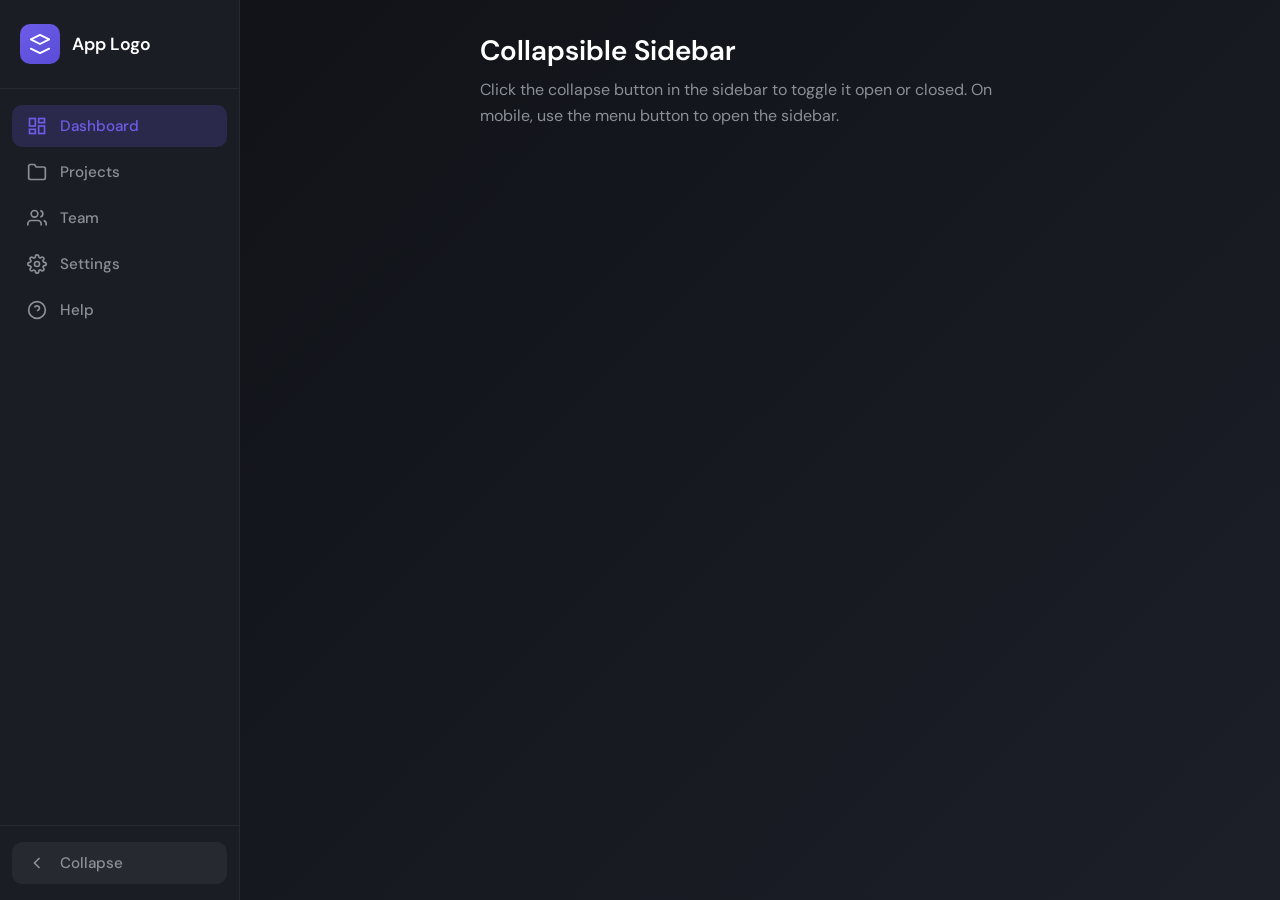
<file: Collapsible Sidebar/index.html>
<!DOCTYPE html>
<html lang="en">
<head>
  <meta charset="UTF-8">
  <meta name="viewport" content="width=device-width, initial-scale=1.0">
  <title>Collapsible Sidebar</title>
  <link rel="preconnect" href="https://fonts.googleapis.com">
  <link rel="preconnect" href="https://fonts.gstatic.com" crossorigin>
  <link href="https://fonts.googleapis.com/css2?family=DM+Sans:ital,opsz,wght@0,9..40,400;0,9..40,500;0,9..40,600&display=swap" rel="stylesheet">
  <link rel="stylesheet" href="styles.css">
</head>
<body>
  <div class="layout">
    <div class="sidebar-overlay" id="sidebarOverlay" aria-hidden="true"></div>
    
    <aside class="sidebar" id="sidebar" aria-expanded="true">
      <header class="sidebar-header">
        <div class="logo-box">
          <div class="logo-placeholder" aria-hidden="true">
            <svg viewBox="0 0 24 24" fill="none" stroke="currentColor" stroke-width="2" stroke-linecap="round" stroke-linejoin="round">
              <path d="M12 2L2 7l10 5 10-5-10-5z"/>
              <path d="M2 17l10 5 10-5"/>
            </svg>
          </div>
          <span class="logo-text">App Logo</span>
        </div>
      </header>

      <nav class="nav" aria-label="Main navigation">
        <a href="#dashboard" class="nav-link active">
          <span class="icon" aria-hidden="true">
            <svg viewBox="0 0 24 24" fill="none" stroke="currentColor" stroke-width="2"><rect x="3" y="3" width="7" height="9"/><rect x="14" y="3" width="7" height="5"/><rect x="14" y="12" width="7" height="9"/><rect x="3" y="16" width="7" height="5"/></svg>
          </span>
          <span class="nav-label">Dashboard</span>
        </a>
        <a href="#projects" class="nav-link">
          <span class="icon" aria-hidden="true">
            <svg viewBox="0 0 24 24" fill="none" stroke="currentColor" stroke-width="2"><path d="M22 19a2 2 0 0 1-2 2H4a2 2 0 0 1-2-2V5a2 2 0 0 1 2-2h5l2 3h9a2 2 0 0 1 2 2z"/></svg>
          </span>
          <span class="nav-label">Projects</span>
        </a>
        <a href="#team" class="nav-link">
          <span class="icon" aria-hidden="true">
            <svg viewBox="0 0 24 24" fill="none" stroke="currentColor" stroke-width="2"><path d="M17 21v-2a4 4 0 0 0-4-4H5a4 4 0 0 0-4 4v2"/><circle cx="9" cy="7" r="4"/><path d="M23 21v-2a4 4 0 0 0-3-3.87"/><path d="M16 3.13a4 4 0 0 1 0 7.75"/></svg>
          </span>
          <span class="nav-label">Team</span>
        </a>
        <a href="#settings" class="nav-link">
          <span class="icon" aria-hidden="true">
            <svg viewBox="0 0 24 24" fill="none" stroke="currentColor" stroke-width="2"><circle cx="12" cy="12" r="3"/><path d="M19.4 15a1.65 1.65 0 0 0 .33 1.82l.06.06a2 2 0 0 1 0 2.83 2 2 0 0 1-2.83 0l-.06-.06a1.65 1.65 0 0 0-1.82-.33 1.65 1.65 0 0 0-1 1.51V21a2 2 0 0 1-2 2 2 2 0 0 1-2-2v-.09A1.65 1.65 0 0 0 9 19.4a1.65 1.65 0 0 0-1.82.33l-.06.06a2 2 0 0 1-2.83 0 2 2 0 0 1 0-2.83l.06-.06a1.65 1.65 0 0 0 .33-1.82 1.65 1.65 0 0 0-1.51-1H3a2 2 0 0 1-2-2 2 2 0 0 1 2-2h.09A1.65 1.65 0 0 0 4.6 9a1.65 1.65 0 0 0-.33-1.82l-.06-.06a2 2 0 0 1 0-2.83 2 2 0 0 1 2.83 0l.06.06a1.65 1.65 0 0 0 1.82.33H9a1.65 1.65 0 0 0 1-1.51V3a2 2 0 0 1 2-2 2 2 0 0 1 2 2v.09a1.65 1.65 0 0 0 1 1.51 1.65 1.65 0 0 0 1.82-.33l.06-.06a2 2 0 0 1 2.83 0 2 2 0 0 1 0 2.83l-.06.06a1.65 1.65 0 0 0-.33 1.82V9a1.65 1.65 0 0 0 1.51 1H21a2 2 0 0 1 2 2 2 2 0 0 1-2 2h-.09a1.65 1.65 0 0 0-1.51 1z"/></svg>
          </span>
          <span class="nav-label">Settings</span>
        </a>
        <a href="#help" class="nav-link">
          <span class="icon" aria-hidden="true">
            <svg viewBox="0 0 24 24" fill="none" stroke="currentColor" stroke-width="2"><circle cx="12" cy="12" r="10"/><path d="M9.09 9a3 3 0 0 1 5.83 1c0 2-3 3-3 3"/><line x1="12" y1="17" x2="12.01" y2="17"/></svg>
          </span>
          <span class="nav-label">Help</span>
        </a>
      </nav>

      <footer class="sidebar-footer">
        <button type="button" class="toggle-btn" id="toggleBtn" aria-label="Collapse sidebar">
          <span class="icon" aria-hidden="true">
            <svg viewBox="0 0 24 24" fill="none" stroke="currentColor" stroke-width="2"><polyline points="15 18 9 12 15 6"/></svg>
          </span>
          <span class="toggle-label">Collapse</span>
        </button>
      </footer>
    </aside>

    <main class="main">
      <button type="button" class="menu-btn" id="menuBtn" aria-label="Open menu" aria-expanded="false">
        <span class="menu-btn-icon" aria-hidden="true">
          <svg viewBox="0 0 24 24" fill="none" stroke="currentColor" stroke-width="2"><line x1="3" y1="6" x2="21" y2="6"/><line x1="3" y1="12" x2="21" y2="12"/><line x1="3" y1="18" x2="21" y2="18"/></svg>
        </span>
      </button>
      <div class="main-inner">
        <h1>Collapsible Sidebar</h1>
        <p>Click the collapse button in the sidebar to toggle it open or closed. On mobile, use the menu button to open the sidebar.</p>
      </div>
    </main>
  </div>

  <script src="script.js"></script>
</body>
</html>
</file>
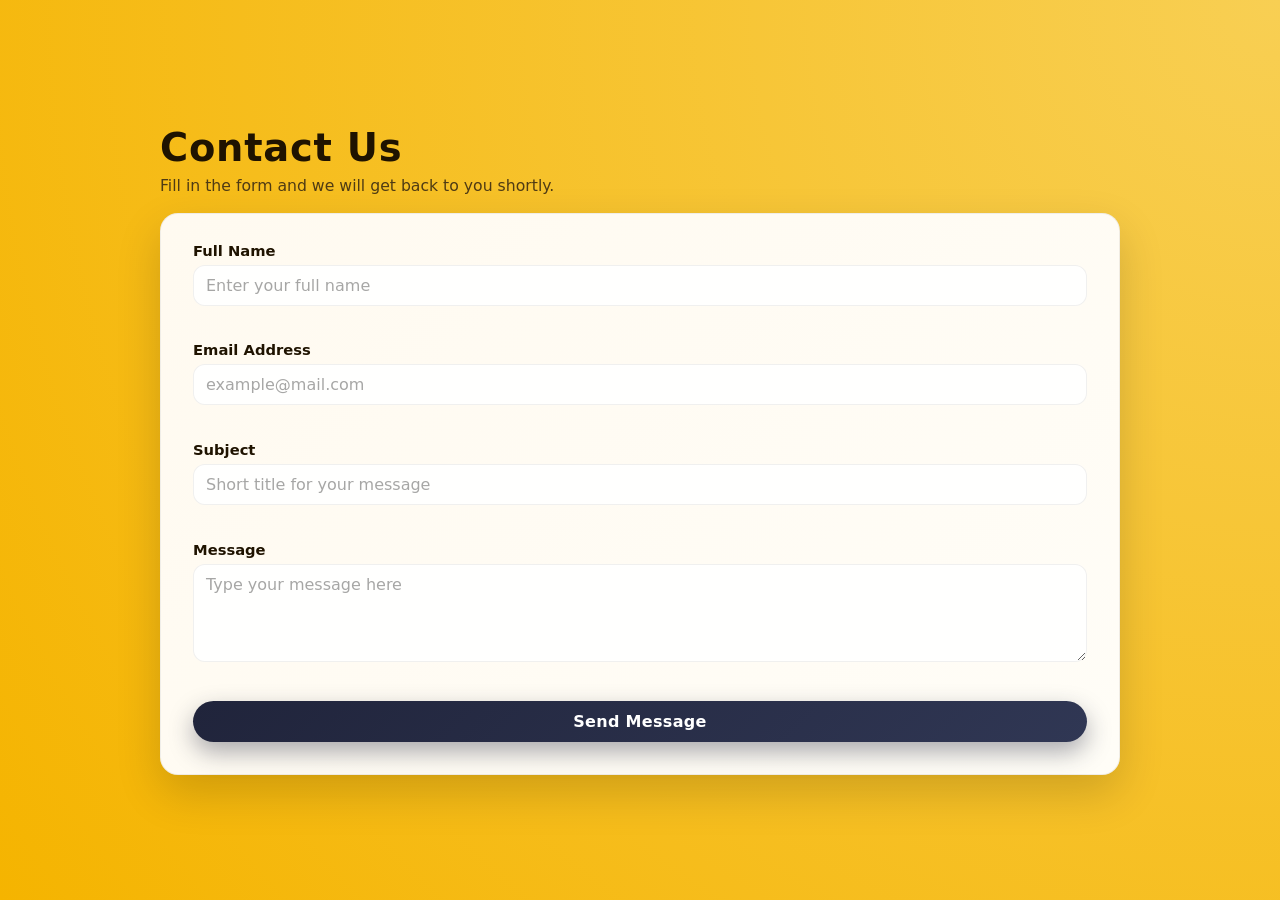
<file: Contact Form/index.html>
<!DOCTYPE html>
<html lang="en">
  <head>
    <meta charset="UTF-8" />
    <meta name="viewport" content="width=device-width, initial-scale=1.0" />
    <title>Contact Form</title>
    <link rel="stylesheet" href="styles.css" />
  </head>
  <body>
    <div class="page">
      <!-- Simple page heading -->
      <header class="page-header">
        <h1>Contact Us</h1>
        <p>Fill in the form and we will get back to you shortly.</p>
      </header>

      <!-- Main contact card -->
      <main class="card">
        <!-- Contact form -->
        <form id="contactForm" novalidate>
          <div class="field-group">
            <label for="fullName">Full Name</label>
            <input
              type="text"
              id="fullName"
              name="fullName"
              placeholder="Enter your full name"
              required
            />
            <p class="error-message" data-error-for="fullName"></p>
          </div>

          <div class="field-group">
            <label for="email">Email Address</label>
            <input
              type="email"
              id="email"
              name="email"
              placeholder="example@mail.com"
              required
            />
            <p class="error-message" data-error-for="email"></p>
          </div>

          <div class="field-group">
            <label for="subject">Subject</label>
            <input
              type="text"
              id="subject"
              name="subject"
              placeholder="Short title for your message"
              required
            />
            <p class="error-message" data-error-for="subject"></p>
          </div>

          <div class="field-group">
            <label for="message">Message</label>
            <textarea
              id="message"
              name="message"
              rows="4"
              placeholder="Type your message here"
              required
            ></textarea>
            <p class="error-message" data-error-for="message"></p>
          </div>

          <button type="submit" class="btn-primary">Send Message</button>
        </form>
      </main>
    </div>

    <script src="main.js"></script>
  </body>
</html>
</file>
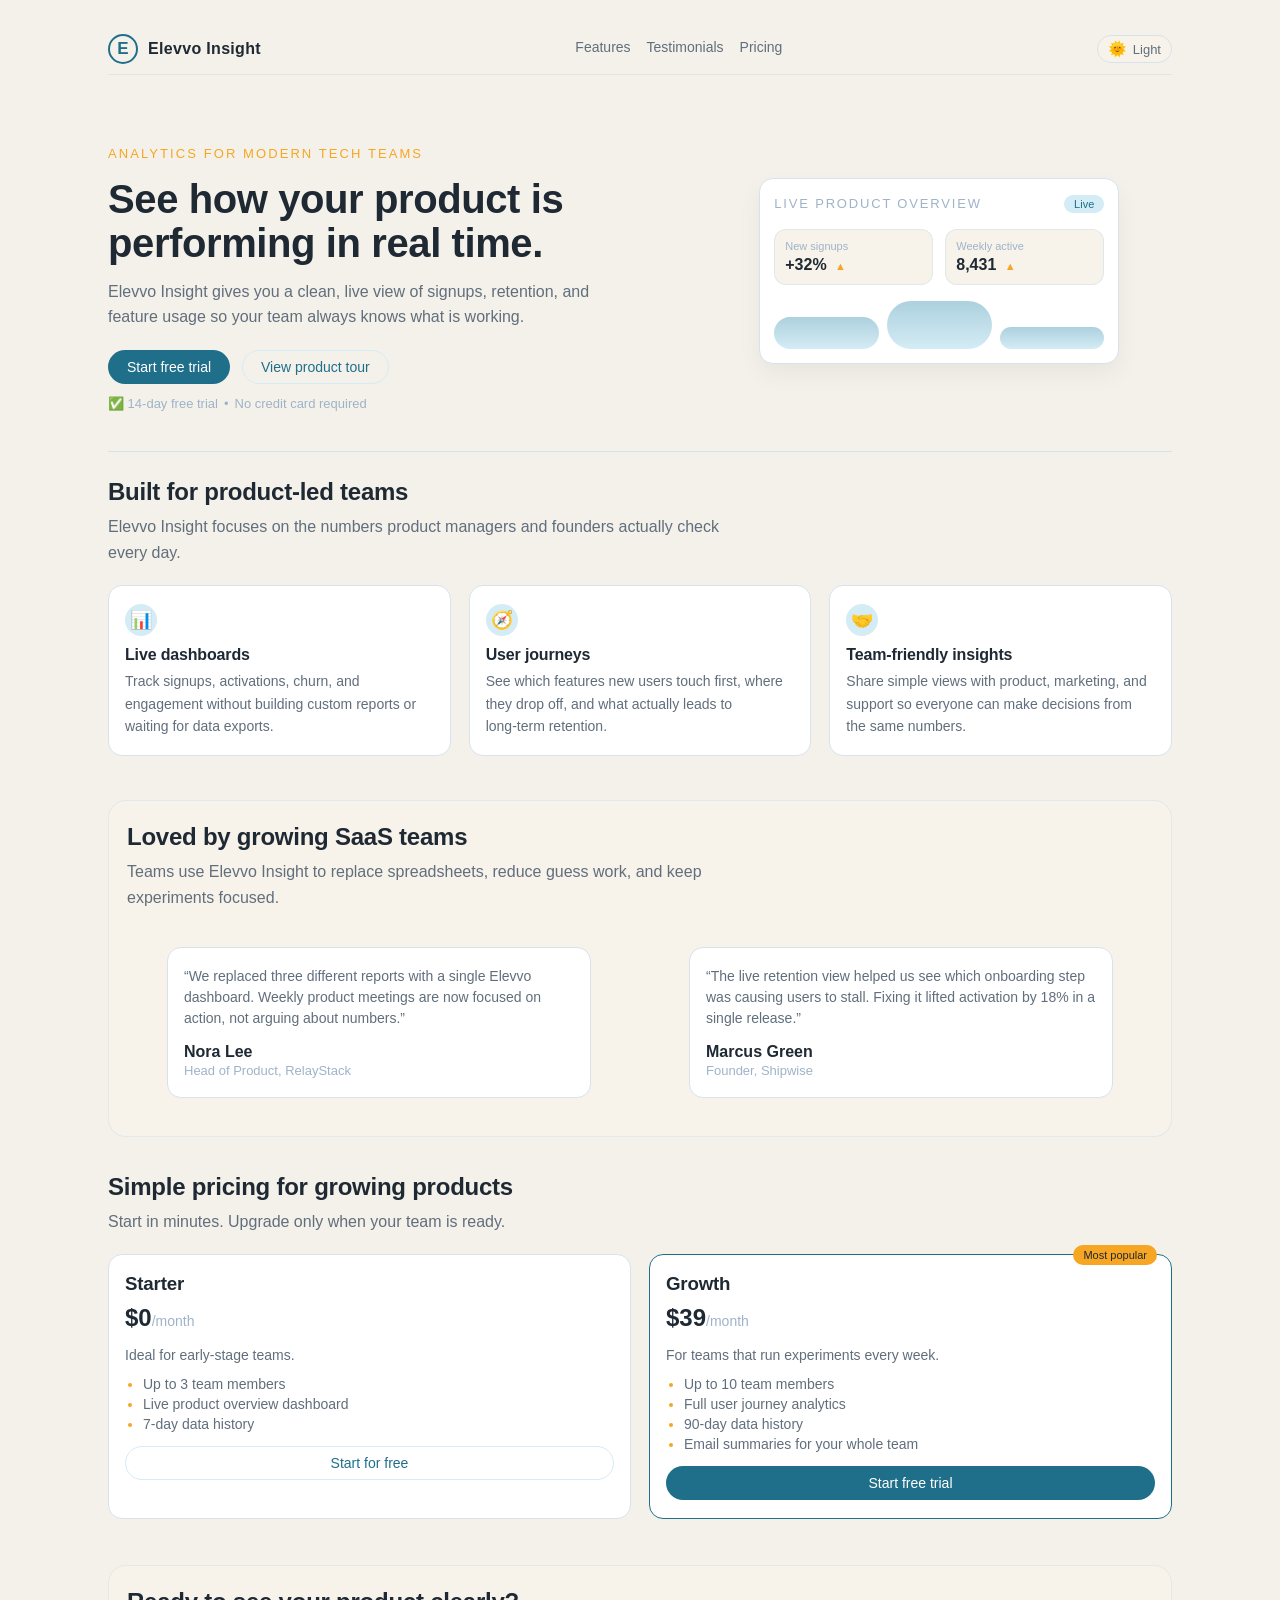
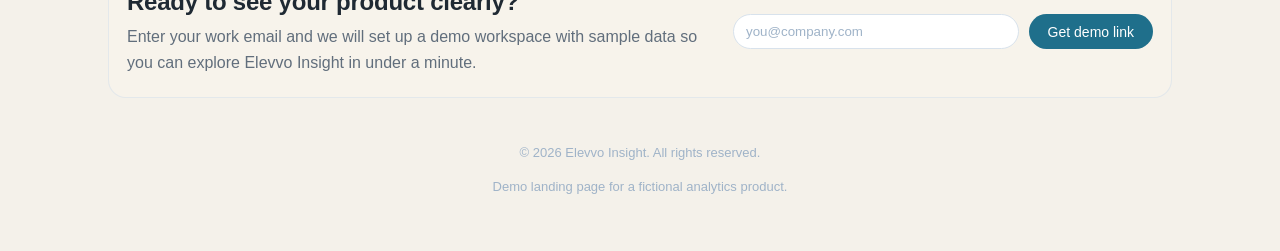
<file: Elevvo_Insight/index.html>
<!DOCTYPE html>
<html lang="en">
  <head>
    <!-- Basic document metadata -->
    <meta charset="UTF-8" />
    <meta name="viewport" content="width=device-width, initial-scale=1.0" />
    <title>Elevvo Insight - Smart Analytics for Growing Teams</title>

    <!-- Page description for SEO and sharing -->
    <meta
      name="description"
      content="Elevvo Insight is a smart analytics dashboard that helps growing teams track product performance, understand user behavior, and make better decisions."
    />

    <!-- Main stylesheet -->
    <link rel="stylesheet" href="styles.css" />
  </head>
  <body data-theme="light">
    <!-- Overall page wrapper so we can center content nicely -->
    <div class="page">
      <!-- Fixed header with logo, navigation and theme toggle -->
      <header class="site-header">
        <div class="logo-group">
          <div class="logo-mark">E</div>
          <span class="logo-text">Elevvo Insight</span>
        </div>

        <!-- Simple navigation that scrolls to sections -->
        <nav class="main-nav">
          <a href="#features">Features</a>
          <a href="#testimonials">Testimonials</a>
          <a href="#pricing">Pricing</a>
        </nav>

        <!-- Theme toggle button (handled in script.js) -->
        <button class="theme-toggle" id="themeToggle" type="button">
          <span class="theme-toggle__icon" aria-hidden="true">🌞</span>
          <span class="theme-toggle__label">Light</span>
        </button>
      </header>

      <!-- Main content sections -->
      <main>
        <!-- Hero: first impression and main call to action -->
        <section class="hero" id="hero">
          <div class="hero__content">
            <p class="hero__eyebrow">Analytics for modern tech teams</p>
            <h1 class="hero__title">
              See how your product is performing in real time.
            </h1>
            <p class="hero__subtitle">
              Elevvo Insight gives you a clean, live view of signups, retention,
              and feature usage so your team always knows what is working.
            </p>

            <!-- Primary and secondary actions -->
            <div class="hero__actions">
              <a href="#pricing" class="btn btn--primary">Start free trial</a>
              <a href="#features" class="btn btn--ghost">View product tour</a>
            </div>

            <!-- Quick trust indicators -->
            <div class="hero__meta">
              <span>✅ 14‑day free trial</span>
              <span>•</span>
              <span>No credit card required</span>
            </div>
          </div>

          <!-- Simple illustrative panel instead of a real screenshot -->
          <div class="hero__visual" aria-hidden="true">
            <div class="hero-card hero-card--primary">
              <div class="hero-card__header">
                <span class="hero-card__title">Live Product Overview</span>
                <span class="hero-card__status-pill">Live</span>
              </div>
              <div class="hero-card__metric-row">
                <div class="metric">
                  <span class="metric__label">New signups</span>
                  <span class="metric__value">+32%</span>
                  <span class="metric__trend metric__trend--up">▲</span>
                </div>
                <div class="metric">
                  <span class="metric__label">Weekly active</span>
                  <span class="metric__value">8,431</span>
                  <span class="metric__trend metric__trend--up">▲</span>
                </div>
              </div>
              <div class="hero-card__bar-group">
                <span class="hero-card__bar hero-card__bar--1"></span>
                <span class="hero-card__bar hero-card__bar--2"></span>
                <span class="hero-card__bar hero-card__bar--3"></span>
              </div>
            </div>
          </div>
        </section>

        <!-- Feature grid: three clear reasons to use the product -->
        <section class="section" id="features">
          <div class="section__header">
            <h2>Built for product‑led teams</h2>
            <p>
              Elevvo Insight focuses on the numbers product managers and
              founders actually check every day.
            </p>
          </div>

          <div class="feature-grid">
            <article class="card feature-card">
              <div class="feature-card__icon">📊</div>
              <h3>Live dashboards</h3>
              <p>
                Track signups, activations, churn, and engagement without
                building custom reports or waiting for data exports.
              </p>
            </article>

            <article class="card feature-card">
              <div class="feature-card__icon">🧭</div>
              <h3>User journeys</h3>
              <p>
                See which features new users touch first, where they drop off,
                and what actually leads to long‑term retention.
              </p>
            </article>

            <article class="card feature-card">
              <div class="feature-card__icon">🤝</div>
              <h3>Team‑friendly insights</h3>
              <p>
                Share simple views with product, marketing, and support so
                everyone can make decisions from the same numbers.
              </p>
            </article>
          </div>
        </section>

        <!-- Testimonials: short, specific quotes from imaginary customers -->
        <section class="section section--muted" id="testimonials">
          <div class="section__header">
            <h2>Loved by growing SaaS teams</h2>
            <p>
              Teams use Elevvo Insight to replace spreadsheets, reduce guess
              work, and keep experiments focused.
            </p>
          </div>

          <div class="testimonial-list">
            <figure class="card testimonial">
              <blockquote>
                “We replaced three different reports with a single Elevvo
                dashboard. Weekly product meetings are now focused on action,
                not arguing about numbers.”
              </blockquote>
              <figcaption>
                <span class="testimonial__name">Nora Lee</span>
                <span class="testimonial__role">Head of Product, RelayStack</span>
              </figcaption>
            </figure>

            <figure class="card testimonial">
              <blockquote>
                “The live retention view helped us see which onboarding step was
                causing users to stall. Fixing it lifted activation by 18% in a
                single release.”
              </blockquote>
              <figcaption>
                <span class="testimonial__name">Marcus Green</span>
                <span class="testimonial__role">Founder, Shipwise</span>
              </figcaption>
            </figure>
          </div>
        </section>

        <!-- Pricing: simple two‑tier layout with clear CTA -->
        <section class="section" id="pricing">
          <div class="section__header">
            <h2>Simple pricing for growing products</h2>
            <p>Start in minutes. Upgrade only when your team is ready.</p>
          </div>

          <div class="pricing-grid">
            <article class="card pricing-card">
              <h3 class="pricing-card__name">Starter</h3>
              <p class="pricing-card__price">$0<span>/month</span></p>
              <p class="pricing-card__tagline">Ideal for early‑stage teams.</p>
              <ul class="pricing-card__features">
                <li>Up to 3 team members</li>
                <li>Live product overview dashboard</li>
                <li>7‑day data history</li>
              </ul>
              <a href="#cta" class="btn btn--ghost btn--full">Start for free</a>
            </article>

            <article class="card pricing-card pricing-card--highlight">
              <div class="pricing-card__badge">Most popular</div>
              <h3 class="pricing-card__name">Growth</h3>
              <p class="pricing-card__price">$39<span>/month</span></p>
              <p class="pricing-card__tagline">
                For teams that run experiments every week.
              </p>
              <ul class="pricing-card__features">
                <li>Up to 10 team members</li>
                <li>Full user journey analytics</li>
                <li>90‑day data history</li>
                <li>Email summaries for your whole team</li>
              </ul>
              <a href="#cta" class="btn btn--primary btn--full">Start free trial</a>
            </article>
          </div>
        </section>

        <!-- Final call‑to‑action with a small email capture form -->
        <section class="section section--muted section--cta" id="cta">
          <div class="cta">
            <div class="cta__text">
              <h2>Ready to see your product clearly?</h2>
              <p>
                Enter your work email and we will set up a demo workspace with
                sample data so you can explore Elevvo Insight in under a minute.
              </p>
            </div>
            <form class="cta__form" autocomplete="off">
              <label class="visually-hidden" for="workEmail">Work email</label>
              <input
                id="workEmail"
                name="workEmail"
                type="email"
                placeholder="you@company.com"
                required
              />
              <button type="submit" class="btn btn--primary">
                Get demo link
              </button>
            </form>
          </div>
        </section>
      </main>

      <!-- Simple footer with small print -->
      <footer class="site-footer">
        <p>© 2026 Elevvo Insight. All rights reserved.</p>
        <p class="site-footer__note">
          Demo landing page for a fictional analytics product.
        </p>
      </footer>
    </div>

    <!-- Lightweight behaviour for theme toggle and CTA form -->
    <script src="script.js"></script>
  </body>
</html>
</file>
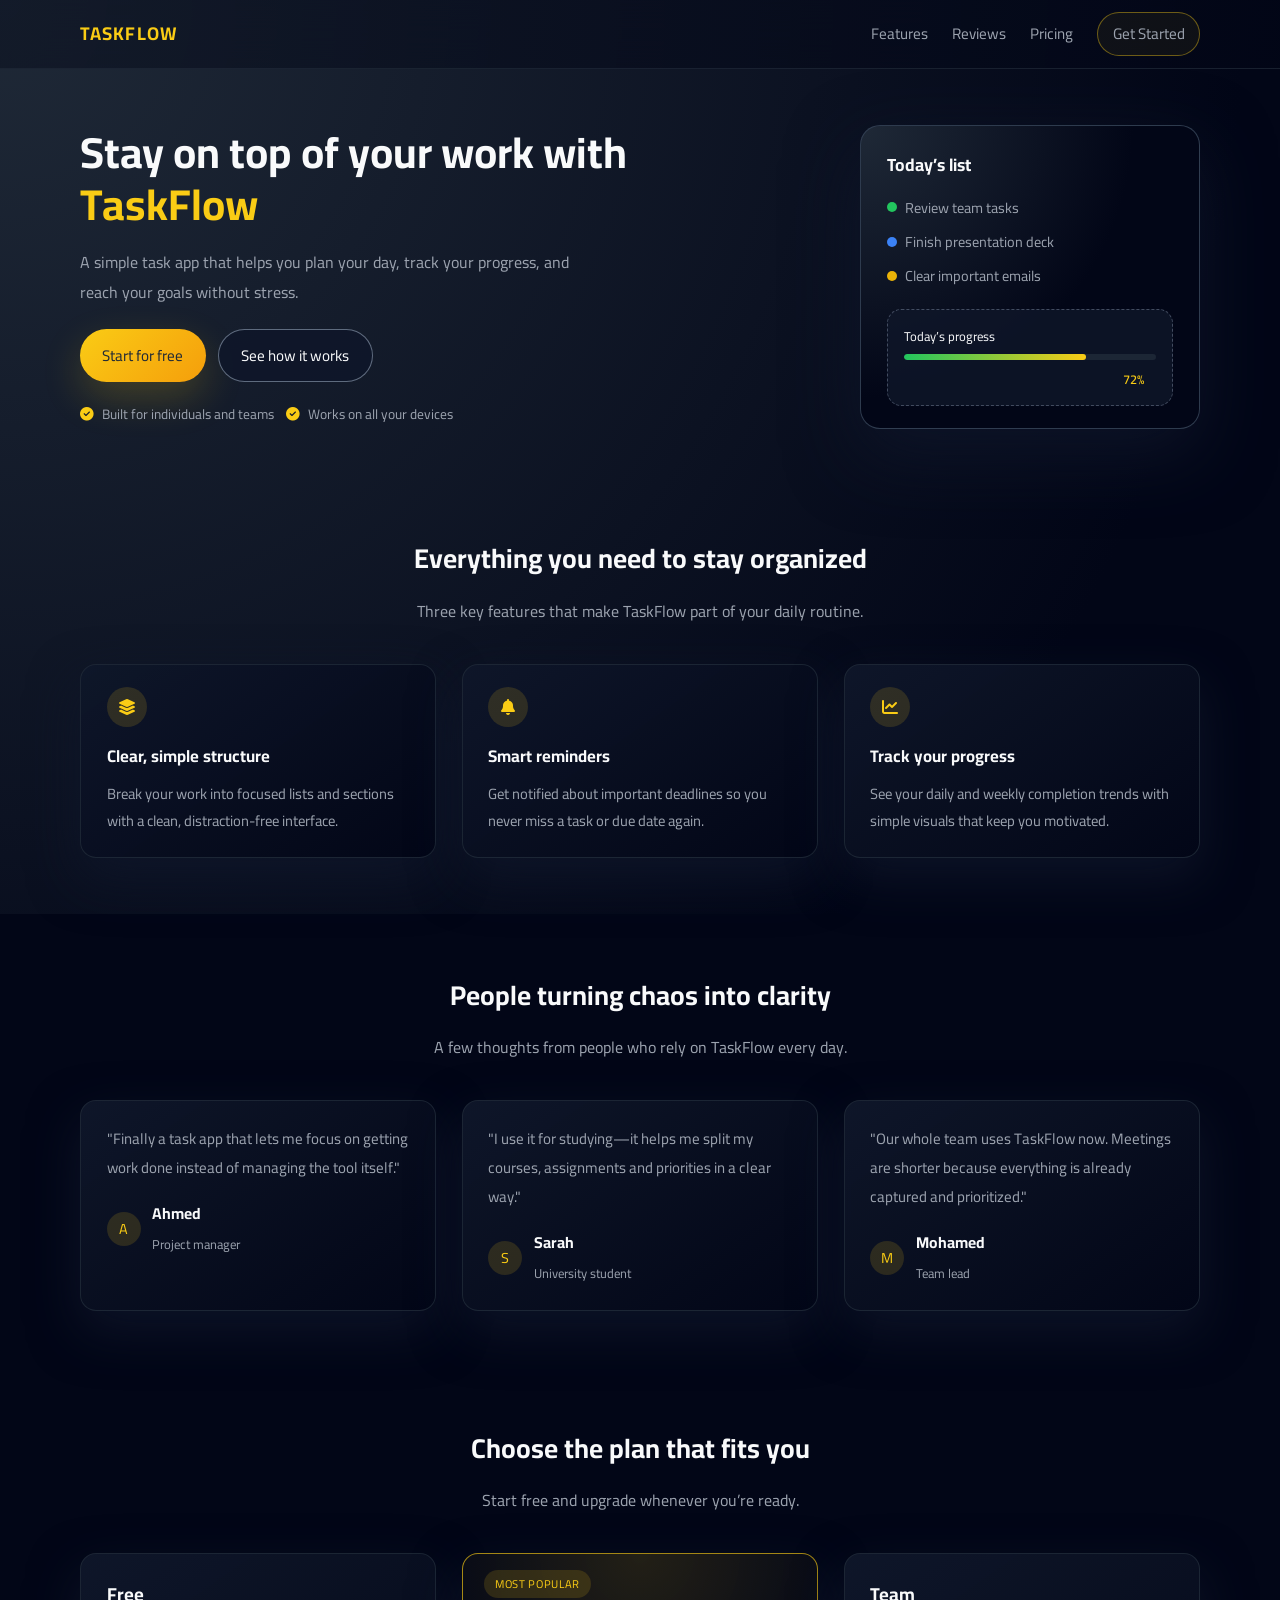
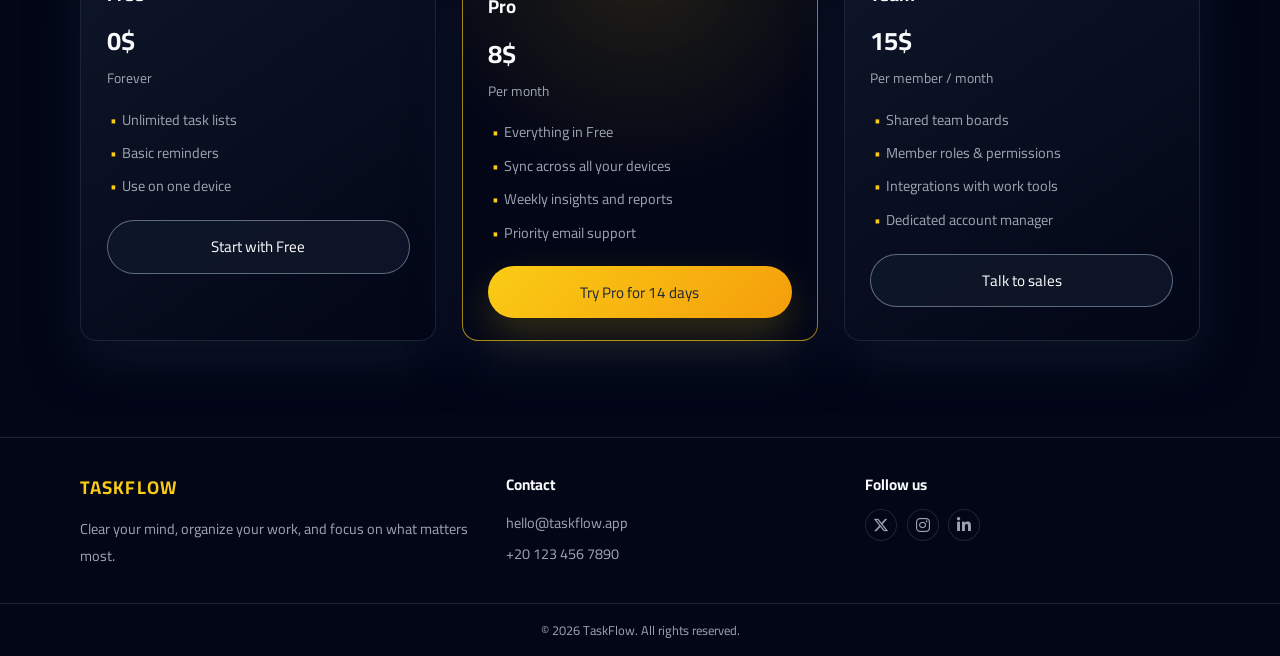
<file: Task Flow/index.html>
<!DOCTYPE html>
<html lang="en">
  <head>
    <meta charset="UTF-8" />
    <meta name="viewport" content="width=device-width, initial-scale=1.0" />
    <title>TaskFlow - Organize Your Tasks Simply</title>

    <!-- Main styles for the page -->
    <link rel="stylesheet" href="styles.css" />

    <!-- Font loading kept minimal: just the main family we actually use -->
    <link rel="preconnect" href="https://fonts.googleapis.com" />
    <link rel="preconnect" href="https://fonts.gstatic.com" crossorigin />
    <link
      href="https://fonts.googleapis.com/css2?family=Cairo:wght@300;400;600;700&display=swap"
      rel="stylesheet"
    />
    <!-- Font Awesome icons (features, social, etc.) -->
    <link
      rel="stylesheet"
      href="https://cdnjs.cloudflare.com/ajax/libs/font-awesome/6.5.2/css/all.min.css"
      integrity="sha512-SnH5WK+bZxgPHs44uWIX+LLJAJ9/2PkPKZ5QiAj6Ta86w+fsb2TkcmfRyVX3pBnMFcV7oQPJkl9QevSCWr3W6A=="
      crossorigin="anonymous"
      referrerpolicy="no-referrer"
    />

    <!-- Small JS file for mobile nav + scroll reveal -->
    <script src="script.js" defer></script>
  </head>
  <body>
    <!--
      Simple sticky header with logo + nav.
      Links scroll to the main sections below.
    -->
    <header class="site-header">
      <div class="container header-inner">
        <div class="logo">TaskFlow</div>
        <nav class="nav">
          <a href="#features">Features</a>
          <a href="#reviews">Reviews</a>
          <a href="#pricing">Pricing</a>
          <a href="#contact" class="nav-cta">Get Started</a>
        </nav>
        <button class="nav-toggle" aria-label="Open navigation">
          <span></span><span></span><span></span>
        </button>
      </div>
    </header>

    <main>
      <!--
        Hero section: short pitch, primary/secondary actions,
        and a small "sample board" card to show the app idea.
      -->
      <section class="hero" id="top">
        <div class="container hero-inner">
          <div class="hero-text reveal">
            <h1>Stay on top of your work with <span>TaskFlow</span></h1>
            <p>
              A simple task app that helps you plan your day, track your
              progress, and reach your goals without stress.
            </p>
            <div class="hero-actions">
              <a href="#pricing" class="btn btn-primary">Start for free</a>
              <a href="#features" class="btn btn-outline">See how it works</a>
            </div>
            <div class="hero-meta">
              <span><i class="fa-solid fa-circle-check"></i> Built for individuals and teams</span>
              <span><i class="fa-solid fa-circle-check"></i> Works on all your devices</span>
            </div>
          </div>
          <div class="hero-visual reveal">
            <div class="hero-card">
              <h2>Today’s list</h2>
              <ul>
                <li><span class="dot dot-green"></span> Review team tasks</li>
                <li><span class="dot dot-blue"></span> Finish presentation deck</li>
                <li><span class="dot dot-yellow"></span> Clear important emails</li>
              </ul>
              <div class="hero-progress">
                <span>Today’s progress</span>
                <div class="progress-bar">
                  <div class="progress-fill"></div>
                </div>
                <span class="progress-percent">72%</span>
              </div>
            </div>
          </div>
        </div>
      </section>

      <!-- Features section: three core things the app is good at -->
      <section class="section" id="features">
        <div class="container">
          <header class="section-header reveal">
            <h2>Everything you need to stay organized</h2>
            <p>Three key features that make TaskFlow part of your daily routine.</p>
          </header>
          <div class="grid-3">
            <article class="card feature-card reveal">
              <div class="icon">
                <i class="fa-solid fa-layer-group"></i>
              </div>
              <h3>Clear, simple structure</h3>
              <p>
                Break your work into focused lists and sections with a clean,
                distraction-free interface.
              </p>
            </article>
            <article class="card feature-card reveal">
              <div class="icon">
                <i class="fa-solid fa-bell"></i>
              </div>
              <h3>Smart reminders</h3>
              <p>
                Get notified about important deadlines so you never miss a task
                or due date again.
              </p>
            </article>
            <article class="card feature-card reveal">
              <div class="icon">
                <i class="fa-solid fa-chart-line"></i>
              </div>
              <h3>Track your progress</h3>
              <p>
                See your daily and weekly completion trends with simple visuals
                that keep you motivated.
              </p>
            </article>
          </div>
        </div>
      </section>

      <!-- Reviews section: short quotes to add some social proof -->
      <section class="section section-alt" id="reviews">
        <div class="container">
          <header class="section-header reveal">
            <h2>People turning chaos into clarity</h2>
            <p>A few thoughts from people who rely on TaskFlow every day.</p>
          </header>
          <div class="grid-3">
            <article class="card review-card reveal">
              <p class="quote">
                "Finally a task app that lets me focus on getting work done instead of
                managing the tool itself."
              </p>
              <div class="reviewer">
                <div class="avatar">A</div>
                <div>
                  <h3>Ahmed</h3>
                  <span>Project manager</span>
                </div>
              </div>
            </article>
            <article class="card review-card reveal">
              <p class="quote">
                "I use it for studying—it helps me split my courses, assignments and
                priorities in a clear way."
              </p>
              <div class="reviewer">
                <div class="avatar">S</div>
                <div>
                  <h3>Sarah</h3>
                  <span>University student</span>
                </div>
              </div>
            </article>
            <article class="card review-card reveal">
              <p class="quote">
                "Our whole team uses TaskFlow now. Meetings are shorter because
                everything is already captured and prioritized."
              </p>
              <div class="reviewer">
                <div class="avatar">M</div>
                <div>
                  <h3>Mohamed</h3>
                  <span>Team lead</span>
                </div>
              </div>
            </article>
          </div>
        </div>
      </section>

      <!-- Pricing section: very small, just enough to show the idea of plans -->
      <section class="section" id="pricing">
        <div class="container">
          <header class="section-header reveal">
            <h2>Choose the plan that fits you</h2>
            <p>Start free and upgrade whenever you’re ready.</p>
          </header>
          <div class="grid-3 pricing-grid">
            <article class="card pricing-card reveal">
              <h3>Free</h3>
              <p class="price">0$</p>
              <p class="price-note">Forever</p>
              <ul class="pricing-list">
                <li>Unlimited task lists</li>
                <li>Basic reminders</li>
                <li>Use on one device</li>
              </ul>
              <button class="btn btn-outline full-width">
                Start with Free
              </button>
            </article>

            <article class="card pricing-card pricing-featured reveal">
              <div class="badge">Most popular</div>
              <h3>Pro</h3>
              <p class="price">8$</p>
              <p class="price-note">Per month</p>
              <ul class="pricing-list">
                <li>Everything in Free</li>
                <li>Sync across all your devices</li>
                <li>Weekly insights and reports</li>
                <li>Priority email support</li>
              </ul>
              <button class="btn btn-primary full-width">
                Try Pro for 14 days
              </button>
            </article>

            <article class="card pricing-card reveal">
              <h3>Team</h3>
              <p class="price">15$</p>
              <p class="price-note">Per member / month</p>
              <ul class="pricing-list">
                <li>Shared team boards</li>
                <li>Member roles & permissions</li>
                <li>Integrations with work tools</li>
                <li>Dedicated account manager</li>
              </ul>
              <button class="btn btn-outline full-width">
                Talk to sales
              </button>
            </article>
          </div>
        </div>
      </section>
    </main>

    <!--
      Footer: short description, quick contact info, and social icons.
      Kept small on purpose so it doesn't feel heavy on a one‑page site.
    -->
    <footer class="site-footer" id="contact">
      <div class="container footer-inner">
        <div class="footer-brand">
          <div class="logo">TaskFlow</div>
          <p>Clear your mind, organize your work, and focus on what matters most.</p>
        </div>
        <div class="footer-links">
          <h3>Contact</h3>
          <a href="mailto:hello@taskflow.app">hello@taskflow.app</a>
          <a href="tel:+201234567890">+20 123 456 7890</a>
        </div>
        <div class="footer-social">
          <h3>Follow us</h3>
          <div class="social-icons">
            <a href="#" aria-label="Twitter"
              ><i class="fa-brands fa-x-twitter"></i
            ></a>
            <a href="#" aria-label="Instagram"
              ><i class="fa-brands fa-instagram"></i
            ></a>
            <a href="#" aria-label="LinkedIn"
              ><i class="fa-brands fa-linkedin-in"></i
            ></a>
          </div>
        </div>
      </div>
      <div class="footer-bottom">
        <span>© <span id="year"></span> TaskFlow. All rights reserved.</span>
      </div>
    </footer>
  </body>
</html>
</file>
<file: Collapsible Sidebar/styles.css>
/* ==========================================================================
   Reset & variables
   ========================================================================== */

* {
  margin: 0;
  padding: 0;
  box-sizing: border-box;
}

:root {
  --sidebar-width-open: 240px;
  --sidebar-width-closed: 72px;
  --sidebar-width-mobile: min(280px, 85vw);
  --sidebar-bg: #1a1d24;
  --sidebar-text: #e4e6eb;
  --sidebar-text-muted: #8b8f98;
  --accent: #6c5ce7;
  --border: rgba(255, 255, 255, 0.06);
  --transition: 0.28s cubic-bezier(0.4, 0, 0.2, 1);
  --overlay-bg: rgba(0, 0, 0, 0.4);
  --breakpoint-mobile: 768px;
}

/* ==========================================================================
   Layout
   ========================================================================== */

body {
  font-family: 'DM Sans', system-ui, sans-serif;
  min-height: 100vh;
  background: linear-gradient(135deg, #0f1116 0%, #1c1f28 100%);
  color: var(--sidebar-text);
}

.layout {
  display: flex;
  min-height: 100vh;
}

/* ==========================================================================
   Sidebar
   ========================================================================== */

.sidebar {
  width: var(--sidebar-width-open);
  min-height: 100vh;
  background: var(--sidebar-bg);
  border-right: 1px solid var(--border);
  display: flex;
  flex-direction: column;
  transition: width var(--transition);
  overflow: hidden;
  flex-shrink: 0;
}

.sidebar.is-closed {
  width: var(--sidebar-width-closed);
}

/* Sidebar overlay (mobile drawer backdrop) */
.sidebar-overlay {
  display: none;
}

.sidebar.is-closed .logo-text,
.sidebar.is-closed .nav-label,
.sidebar.is-closed .toggle-label {
  opacity: 0;
  width: 0;
  overflow: hidden;
  white-space: nowrap;
}

.sidebar.is-closed .logo-box {
  justify-content: center;
  padding: 0;
}

.sidebar.is-closed .nav-link,
.sidebar.is-closed .toggle-btn {
  justify-content: center;
  padding-left: 0;
  padding-right: 0;
}

.sidebar.is-closed .toggle-btn .icon {
  transform: rotate(180deg);
}

/* --------------------------------------------------------------------------
   Sidebar header (logo)
   -------------------------------------------------------------------------- */

.sidebar-header {
  padding: 1.25rem;
  border-bottom: 1px solid var(--border);
  min-height: 72px;
}

.logo-box {
  display: flex;
  align-items: center;
  gap: 12px;
  padding: 4px 0;
  transition: padding var(--transition), justify-content var(--transition);
}

.logo-placeholder {
  width: 40px;
  height: 40px;
  background: linear-gradient(145deg, var(--accent), #5a4cd6);
  border-radius: 10px;
  flex-shrink: 0;
  display: flex;
  align-items: center;
  justify-content: center;
}

.logo-placeholder svg {
  width: 22px;
  height: 22px;
  color: white;
}

.logo-text {
  font-weight: 600;
  font-size: 1.1rem;
  color: white;
  transition: opacity var(--transition);
}

/* --------------------------------------------------------------------------
   Nav links
   -------------------------------------------------------------------------- */

.nav {
  flex: 1;
  padding: 1rem 0.75rem;
  display: flex;
  flex-direction: column;
  gap: 4px;
}

.nav-link {
  display: flex;
  align-items: center;
  gap: 12px;
  padding: 10px 14px;
  border-radius: 10px;
  color: var(--sidebar-text-muted);
  text-decoration: none;
  font-size: 0.95rem;
  font-weight: 500;
  transition: background var(--transition), color var(--transition), padding var(--transition), justify-content var(--transition);
}

.nav-link:hover {
  background: rgba(255, 255, 255, 0.06);
  color: var(--sidebar-text);
}

.nav-link.active {
  background: rgba(108, 92, 231, 0.2);
  color: var(--accent);
}

.nav-link .icon {
  width: 22px;
  height: 22px;
  flex-shrink: 0;
  display: flex;
  align-items: center;
  justify-content: center;
}

.nav-link .icon svg {
  width: 20px;
  height: 20px;
}

.nav-label {
  transition: opacity var(--transition);
}

/* --------------------------------------------------------------------------
   Sidebar footer (toggle)
   -------------------------------------------------------------------------- */

.sidebar-footer {
  padding: 1rem 0.75rem;
  border-top: 1px solid var(--border);
}

.toggle-btn {
  width: 100%;
  display: flex;
  align-items: center;
  gap: 12px;
  padding: 10px 14px;
  border: none;
  border-radius: 10px;
  background: rgba(255, 255, 255, 0.05);
  color: var(--sidebar-text-muted);
  font-family: inherit;
  font-size: 0.95rem;
  font-weight: 500;
  cursor: pointer;
  transition: background var(--transition), color var(--transition), padding var(--transition), justify-content var(--transition);
}

.toggle-btn:hover {
  background: rgba(255, 255, 255, 0.08);
  color: var(--sidebar-text);
}

.toggle-btn .icon {
  width: 22px;
  height: 22px;
  flex-shrink: 0;
  display: flex;
  align-items: center;
  justify-content: center;
  transition: transform var(--transition);
}

.toggle-btn .icon svg {
  width: 20px;
  height: 20px;
}

.toggle-label {
  transition: opacity var(--transition);
}

/* ==========================================================================
   Main content
   ========================================================================== */

.main {
  flex: 1;
  padding: 2rem;
  display: flex;
  align-items: flex-start;
  justify-content: center;
}

.main-inner {
  max-width: 560px;
}

.main h1 {
  font-size: 1.75rem;
  font-weight: 600;
  margin-bottom: 0.5rem;
  color: white;
}

.main p {
  color: var(--sidebar-text-muted);
  line-height: 1.6;
}

/* Menu button (hamburger) - visible on mobile only */
.menu-btn {
  display: none;
  position: fixed;
  top: 1rem;
  left: 1rem;
  z-index: 98;
  width: 44px;
  height: 44px;
  padding: 0;
  border: none;
  border-radius: 10px;
  background: var(--sidebar-bg);
  color: var(--sidebar-text);
  cursor: pointer;
  align-items: center;
  justify-content: center;
  box-shadow: 0 2px 12px rgba(0, 0, 0, 0.3);
  transition: background var(--transition), color var(--transition);
}

.menu-btn:hover {
  background: rgba(255, 255, 255, 0.08);
  color: white;
}

.menu-btn-icon {
  display: flex;
  align-items: center;
  justify-content: center;
}

.menu-btn-icon svg {
  width: 22px;
  height: 22px;
}

/* ==========================================================================
   Mobile: drawer overlay + slide animation
   ========================================================================== */

@media (max-width: 768px) {
  .sidebar-overlay {
    display: block;
    position: fixed;
    inset: 0;
    z-index: 99;
    background: var(--overlay-bg);
    opacity: 0;
    visibility: hidden;
    transition: opacity var(--transition), visibility var(--transition);
  }

  body.is-drawer-open .sidebar-overlay {
    opacity: 1;
    visibility: visible;
  }

  body.is-drawer-open {
    overflow: hidden;
  }

  .sidebar {
    position: fixed;
    top: 0;
    left: 0;
    bottom: 0;
    width: var(--sidebar-width-mobile);
    min-height: 100vh;
    z-index: 100;
    transform: translateX(-100%);
    transition: transform var(--transition);
    box-shadow: 4px 0 24px rgba(0, 0, 0, 0.2);
  }

  .sidebar.is-drawer-open {
    transform: translateX(0);
  }

  /* On mobile, when drawer is open always show full sidebar (no collapsed state) */
  .sidebar.is-drawer-open.is-closed {
    width: var(--sidebar-width-mobile);
  }

  .sidebar.is-drawer-open .logo-text,
  .sidebar.is-drawer-open .nav-label,
  .sidebar.is-drawer-open .toggle-label {
    opacity: 1;
    width: auto;
    overflow: visible;
    white-space: normal;
  }

  .sidebar.is-drawer-open .logo-box,
  .sidebar.is-drawer-open .nav-link,
  .sidebar.is-drawer-open .toggle-btn {
    justify-content: flex-start;
    padding-left: 14px;
    padding-right: 14px;
  }

  .sidebar.is-drawer-open .logo-box {
    padding: 4px 0;
  }

  .sidebar.is-drawer-open .toggle-btn .icon {
    transform: none;
  }

  .menu-btn {
    display: flex;
  }

  .main {
    padding: 2rem 1.5rem 2rem 4rem;
  }
}
</file>
<file: Contact Form/styles.css>
:root {
  /* Main color palette */
  --bg: #f5b400;
  --bg-soft: #f8cf53;
  --text-main: #1f1300;
  --text-muted: #4f3b14;
  --card-bg: #fffaf0;
  --border-soft: rgba(0, 0, 0, 0.06);
  --accent: #20243b;
  --accent-soft: #303754;
  --danger: #c62828;

  /* Shared radii and shadows */
  --radius-lg: 18px;
  --radius-md: 12px;
  --shadow-soft: 0 18px 45px rgba(0, 0, 0, 0.16);
  --shadow-subtle: 0 1px 4px rgba(0, 0, 0, 0.08);
}

*,
*::before,
*::after {
  box-sizing: border-box;
}

/* Center the card on the page */
body {
  margin: 0;
  min-height: 100vh;
  font-family: system-ui, -apple-system, BlinkMacSystemFont, "Segoe UI", sans-serif;
  background: radial-gradient(circle at top right, var(--bg-soft), var(--bg));
  color: var(--text-main);
  display: flex;
  align-items: center;
  justify-content: center;
  padding: 24px;
}

.page {
  width: 100%;
  max-width: 960px;
}

.page-header {
  color: #1f1300;
  margin-bottom: 18px;
}

.page-header h1 {
  margin: 0 0 6px;
  font-size: clamp(2rem, 3vw, 2.4rem);
  letter-spacing: 0.02em;
}

.page-header p {
  margin: 0;
  color: var(--text-muted);
  font-size: 0.98rem;
}

/* Card that holds the form */
.card {
  background: linear-gradient(135deg, var(--card-bg), #fffdf7);
  border-radius: var(--radius-lg);
  padding: 22px 22px 24px;
  box-shadow: var(--shadow-soft);
  border: 1px solid var(--border-soft);
}

@media (min-width: 720px) {
  .card {
    padding: 28px 32px 32px;
  }
}

/* Simple vertical form layout */
form {
  display: grid;
  gap: 16px;
}

.field-group {
  display: flex;
  flex-direction: column;
  gap: 6px;
}

label {
  font-size: 0.92rem;
  font-weight: 600;
  color: var(--text-main);
}

input,
textarea {
  font: inherit;
  padding: 10px 12px;
  border-radius: var(--radius-md);
  border: 1px solid var(--border-soft);
  background: rgba(255, 255, 255, 0.9);
  outline: none;
  transition: border-color 0.18s ease, box-shadow 0.18s ease, background 0.18s ease,
    transform 0.08s ease;
}

input::placeholder,
textarea::placeholder {
  color: rgba(0, 0, 0, 0.35);
}

input:focus,
textarea:focus {
  border-color: var(--accent-soft);
  box-shadow: 0 0 0 1px rgba(32, 36, 59, 0.15);
  background: #ffffff;
  transform: translateY(-1px);
}

.field-group.error input,
.field-group.error textarea {
  border-color: var(--danger);
  box-shadow: 0 0 0 1px rgba(198, 40, 40, 0.18);
}

.error-message {
  min-height: 1.1em;
  font-size: 0.78rem;
  color: var(--danger);
  margin: 0;
}

/* Primary submit button */
.btn-primary {
  margin-top: 4px;
  border: none;
  border-radius: 999px;
  padding: 11px 20px;
  font: inherit;
  font-weight: 600;
  letter-spacing: 0.02em;
  background: linear-gradient(135deg, var(--accent), var(--accent-soft));
  color: #ffffff;
  cursor: pointer;
  display: inline-flex;
  justify-content: center;
  align-items: center;
  gap: 6px;
  box-shadow: 0 10px 24px rgba(32, 36, 59, 0.38);
  transform: translateY(0);
  transition: transform 0.08s ease, box-shadow 0.12s ease, filter 0.16s ease;
}

.btn-primary:hover {
  filter: brightness(1.05);
  transform: translateY(-1px);
  box-shadow: 0 14px 28px rgba(32, 36, 59, 0.45);
}

.btn-primary:active {
  transform: translateY(1px);
  box-shadow: 0 6px 16px rgba(32, 36, 59, 0.35);
}

.btn-primary:disabled {
  cursor: default;
  opacity: 0.7;
  box-shadow: var(--shadow-subtle);
  transform: none;
}

/* Success message that appears after submit */
.form-success {
  margin-top: 10px;
  font-size: 0.86rem;
  color: #1b5e20;
  background: rgba(200, 230, 201, 0.7);
  border-radius: 999px;
  padding: 6px 12px;
  display: inline-flex;
  align-items: center;
  gap: 4px;
}

/* Small screens tweaks */
@media (max-width: 480px) {
  body {
    padding: 14px;
  }

  .card {
    padding: 18px 16px 20px;
  }

  .btn-primary {
    width: 100%;
  }
}
</file>
<file: Elevvo_Insight/styles.css>
/* 
  Palette and basic tokens.
  The colors are intentionally simple and slightly muted
  to avoid the very glossy "generated" look.
*/
:root {
  --color-bg: #f4f1ea;
  --color-surface: #ffffff;
  --color-surface-soft: #f7f3eb;
  --color-text: #1f2933;
  --color-text-muted: #616e7c;
  --color-text-soft: #9fb3c8;
  --color-primary: #1f6f8b;
  --color-primary-soft: #d4ecf5;
  --color-accent: #f6a623;
  --color-border: #d8e2ec;
  --radius-sm: 8px;
  --radius-md: 14px;
  --radius-lg: 18px;
  --font-sans: -apple-system, BlinkMacSystemFont, "Segoe UI", sans-serif;
}

/* Dark mode keeps the same structure but inverts the feel. */
body[data-theme="dark"] {
  --color-bg: #10151a;
  --color-surface: #151b23;
  --color-surface-soft: #11161d;
  --color-text: #e4e7eb;
  --color-text-muted: #9fb3c8;
  --color-text-soft: #7b8794;
  --color-primary: #4fb3d8;
  --color-primary-soft: #16323f;
  --color-accent: #f6a623;
  --color-border: #1f2933;
}

/* Reset basics for consistent layout across browsers */
*,
*::before,
*::after {
  box-sizing: border-box;
}

body {
  margin: 0;
  min-height: 100vh;
  font-family: var(--font-sans);
  background: var(--color-bg);
  color: var(--color-text);
}

/* Comfortable typography defaults */
h1,
h2,
h3 {
  letter-spacing: -0.01em;
}

p {
  line-height: 1.6;
}

img {
  max-width: 100%;
  display: block;
}

a {
  color: inherit;
  text-decoration: none;
}

button,
input {
  font-family: inherit;
}

/* Layout wrapper that centers the content and limits width */
.page {
  max-width: 1100px;
  margin: 0 auto;
  padding: 24px 18px 40px;
}

/* Header is a simple bar rather than a bubble. */
.site-header {
  position: sticky;
  top: 0;
  z-index: 10;
  display: flex;
  align-items: center;
  justify-content: space-between;
  padding: 10px 0;
  margin-bottom: 24px;
  background: var(--color-bg);
  border-bottom: 1px solid color-mix(in srgb, var(--color-border) 70%, transparent 30%);
}

.logo-group {
  display: flex;
  align-items: center;
  gap: 10px;
}

.logo-mark {
  width: 30px;
  height: 30px;
  border-radius: 50%;
  border: 2px solid var(--color-primary);
  display: flex;
  align-items: center;
  justify-content: center;
  color: var(--color-primary);
  font-weight: 700;
  font-size: 17px;
}

.logo-text {
  font-weight: 600;
  letter-spacing: 0.02em;
}

.main-nav {
  display: flex;
  align-items: center;
  gap: 16px;
  font-size: 14px;
}

.main-nav a {
  padding-bottom: 3px;
  color: var(--color-text-muted);
  border-bottom: 2px solid transparent;
}

.main-nav a:hover {
  color: var(--color-primary);
  border-color: var(--color-primary-soft);
}

/* Compact pill‑style theme toggle */
.theme-toggle {
  display: inline-flex;
  align-items: center;
  gap: 6px;
  padding: 4px 10px;
  border-radius: 999px;
  border: 1px solid var(--color-border);
  background: var(--color-surface-soft);
  cursor: pointer;
  font-size: 13px;
}

.theme-toggle:hover {
  border-color: color-mix(in srgb, var(--color-primary) 30%, var(--color-border) 70%);
}

.theme-toggle__icon {
  font-size: 15px;
}

.theme-toggle__label {
  color: var(--color-text-muted);
}

/* Full‑width hero split into text and a simple visual card */
.hero {
  display: grid;
  grid-template-columns: minmax(0, 1.2fr) minmax(0, 1fr);
  align-items: center;
  gap: 40px;
  padding: 32px 0 40px;
  border-bottom: 1px solid var(--color-border);
}

.hero__eyebrow {
  font-size: 13px;
  text-transform: uppercase;
  letter-spacing: 0.16em;
  color: var(--color-accent);
  margin-bottom: 12px;
}

.hero__title {
  font-size: clamp(32px, 4vw, 40px);
  line-height: 1.1;
  margin: 0 0 14px;
}

.hero__subtitle {
  margin: 0 0 20px;
  color: var(--color-text-muted);
  max-width: 32rem;
}

.hero__actions {
  display: flex;
  flex-wrap: wrap;
  gap: 12px;
  margin-bottom: 12px;
}

.hero__meta {
  display: flex;
  flex-wrap: wrap;
  gap: 6px;
  font-size: 13px;
  color: var(--color-text-soft);
}

/* Shared button styles */
.btn {
  display: inline-flex;
  align-items: center;
  justify-content: center;
  padding: 8px 18px;
  border-radius: 999px;
  font-size: 14px;
  border: 1px solid transparent;
  cursor: pointer;
  white-space: nowrap;
  transition: transform 0.08s ease, box-shadow 0.08s ease,
    background-color 0.12s ease, border-color 0.12s ease;
}

.btn--primary {
  background-color: var(--color-primary);
  color: #ffffff;
}

.btn--primary:hover {
  transform: translateY(-1px);
  filter: brightness(0.98);
}

.btn--ghost {
  background-color: transparent;
  color: var(--color-primary);
  border-color: var(--color-primary-soft);
}

.btn--ghost:hover {
  background-color: var(--color-primary-soft);
}

.btn--full {
  width: 100%;
}

/* Simple dashboard styled card used in the hero */
.hero__visual {
  display: flex;
  justify-content: center;
}

.hero-card {
  width: 100%;
  max-width: 360px;
  padding: 16px 14px 14px;
  border-radius: var(--radius-md);
  background: var(--color-surface);
  border: 1px solid var(--color-border);
  box-shadow: 0 10px 24px rgba(0, 0, 0, 0.05);
}

.hero-card__header {
  display: flex;
  align-items: center;
  justify-content: space-between;
  margin-bottom: 16px;
}

.hero-card__title {
  font-size: 13px;
  letter-spacing: 0.14em;
  text-transform: uppercase;
  color: var(--color-text-soft);
}

.hero-card__status-pill {
  padding: 3px 10px;
  border-radius: 999px;
  font-size: 11px;
  background: var(--color-primary-soft);
  color: var(--color-primary);
}

.hero-card__metric-row {
  display: grid;
  grid-template-columns: repeat(2, minmax(0, 1fr));
  gap: 12px;
  margin-bottom: 16px;
}

.metric {
  padding: 10px;
  border-radius: 12px;
  background: var(--color-surface-soft);
  border: 1px solid color-mix(in srgb, var(--color-border) 65%, transparent 35%);
}

.metric__label {
  display: block;
  font-size: 11px;
  color: var(--color-text-soft);
  margin-bottom: 4px;
}

.metric__value {
  font-weight: 600;
}

.metric__trend {
  font-size: 11px;
  margin-left: 4px;
}

.metric__trend--up {
  color: var(--color-accent);
}

.hero-card__bar-group {
  display: flex;
  align-items: flex-end;
  gap: 8px;
}

.hero-card__bar {
  flex: 1;
  border-radius: 999px;
  background: linear-gradient(
    180deg,
    color-mix(in srgb, var(--color-primary) 22%, var(--color-primary-soft) 78%),
    var(--color-primary-soft)
  );
}

.hero-card__bar--1 {
  height: 32px;
}

.hero-card__bar--2 {
  height: 48px;
}

.hero-card__bar--3 {
  height: 22px;
}

/* Shared section styling for features, testimonials, pricing, CTA */
.section {
  padding: 26px 0 34px;
}

.section--muted {
  background: var(--color-surface-soft);
  border-radius: var(--radius-lg);
  padding: 22px 18px;
  margin: 10px 0;
  border: 1px solid color-mix(in srgb, var(--color-border) 60%, transparent 40%);
}

.section__header {
  max-width: 640px;
  margin-bottom: 20px;
}

.section__header h2 {
  margin: 0 0 8px;
  font-size: 24px;
}

.section__header p {
  margin: 0;
  color: var(--color-text-muted);
}

/* Small, reusable card style for features, testimonials and pricing */
.card {
  border-radius: var(--radius-md);
  padding: 18px 16px;
  background-color: var(--color-surface);
  border: 1px solid var(--color-border);
}

/* A tiny hover effect makes cards feel more "designed" */
.card:hover {
  border-color: color-mix(in srgb, var(--color-primary) 18%, var(--color-border) 82%);
}

/* Features arranged in a simple responsive grid */
.feature-grid {
  display: grid;
  grid-template-columns: repeat(3, minmax(0, 1fr));
  gap: 18px;
}

.feature-card__icon {
  width: 32px;
  height: 32px;
  border-radius: 999px;
  display: flex;
  align-items: center;
  justify-content: center;
  font-size: 18px;
  margin-bottom: 10px;
  background-color: var(--color-primary-soft);
}

.feature-card h3 {
  margin: 0 0 6px;
  font-size: 16px;
}

.feature-card p {
  margin: 0;
  color: var(--color-text-muted);
  font-size: 14px;
}

/* Testimonials keep a slightly softer, editorial feel */
.testimonial-list {
  display: grid;
  grid-template-columns: repeat(2, minmax(0, 1fr));
  gap: 18px;
}

.testimonial blockquote {
  margin: 0 0 14px;
  font-size: 14px;
  line-height: 1.5;
  color: var(--color-text-muted);
}

.testimonial__name {
  font-weight: 600;
  display: block;
}

.testimonial__role {
  font-size: 13px;
  color: var(--color-text-soft);
}

/* Pricing cards with a simple two‑column layout */
.pricing-grid {
  display: grid;
  grid-template-columns: repeat(2, minmax(0, 1fr));
  gap: 18px;
  align-items: stretch;
}

.pricing-card__name {
  margin: 0 0 4px;
}

.pricing-card__price {
  margin: 0 0 6px;
  font-size: 24px;
  font-weight: 600;
}

.pricing-card__price span {
  font-size: 14px;
  font-weight: 400;
  color: var(--color-text-soft);
}

.pricing-card__tagline {
  margin: 0 0 10px;
  font-size: 14px;
  color: var(--color-text-muted);
}

.pricing-card__features {
  margin: 0 0 14px;
  padding-left: 18px;
  font-size: 14px;
  color: var(--color-text-muted);
}

.pricing-card__features li::marker {
  color: var(--color-accent);
}

.pricing-card__features li + li {
  margin-top: 4px;
}

.pricing-card--highlight {
  border-color: var(--color-primary);
  position: relative;
}

.pricing-card__badge {
  position: absolute;
  top: -10px;
  right: 14px;
  padding: 4px 10px;
  border-radius: 999px;
  background-color: var(--color-accent);
  color: #1f2933;
  font-size: 11px;
  font-weight: 500;
}

/* CTA block with short copy and a compact form */
.section--cta {
  margin-top: 12px;
}

.cta {
  display: grid;
  grid-template-columns: minmax(0, 1.4fr) minmax(0, 1fr);
  gap: 18px;
  align-items: center;
}

.cta__text h2 {
  margin: 0 0 8px;
}

.cta__text p {
  margin: 0;
  color: var(--color-text-muted);
}

.cta__form {
  display: flex;
  flex-wrap: wrap;
  gap: 10px;
}

.cta__form input {
  flex: 1 1 180px;
  min-width: 0;
  padding: 9px 12px;
  border-radius: 999px;
  border: 1px solid var(--color-border);
  background-color: var(--color-surface);
  color: var(--color-text);
}

.cta__form input:focus {
  outline: none;
  border-color: color-mix(in srgb, var(--color-primary) 45%, var(--color-border) 55%);
  box-shadow: 0 0 0 3px color-mix(in srgb, var(--color-primary-soft) 60%, transparent 40%);
}

.cta__form input::placeholder {
  color: var(--color-text-soft);
}

/* Utility class to visually hide the label but keep it for screen readers */
.visually-hidden {
  position: absolute;
  width: 1px;
  height: 1px;
  padding: 0;
  margin: -1px;
  overflow: hidden;
  clip: rect(0, 0, 0, 0);
  white-space: nowrap;
  border: 0;
}

/* Footer sits quietly below the main content */
.site-footer {
  padding: 22px 0 0;
  text-align: center;
  font-size: 13px;
  color: var(--color-text-soft);
}

.site-footer__note {
  margin-top: 4px;
}

/* 
  Responsive adjustments:
  - Stack columns on small screens
  - Relax padding to keep everything readable on mobile
*/
@media (max-width: 900px) {
  .main-nav {
    display: none;
  }

  .hero {
    grid-template-columns: minmax(0, 1fr);
  }

  .hero__visual {
    order: -1;
  }

  .feature-grid {
    grid-template-columns: repeat(2, minmax(0, 1fr));
  }

  .testimonial-list,
  .pricing-grid,
  .cta {
    grid-template-columns: minmax(0, 1fr);
  }
}

@media (max-width: 640px) {
  .page {
    padding-inline: 16px;
  }

  .feature-grid {
    grid-template-columns: minmax(0, 1fr);
  }

  .hero-card {
    max-width: 100%;
  }

  .cta__form {
    flex-direction: column;
  }

  .btn--full {
    width: 100%;
  }
}
</file>
<file: Task Flow/styles.css>
/* Basic design tokens used across the page */
:root {
  --accent: #facc15;
  --accent-soft: rgba(250, 204, 21, 0.14);
  --accent-strong: #f59e0b;
  --text: #f9fafb;
  --muted: #9ca3af;
}

/* Reset the most common browser defaults we care about here */
*,
*::before,
*::after {
  box-sizing: border-box;
}

body {
  margin: 0;
  font-family: "Cairo", system-ui, -apple-system, BlinkMacSystemFont, "Segoe UI",
    sans-serif;
  background: radial-gradient(circle at top left, #1f2937, #020617 48%);
  color: var(--text);
  min-height: 100vh;
}

img {
  max-width: 100%;
  display: block;
}

a {
  color: inherit;
  text-decoration: none;
}

.container {
  width: min(1120px, 100% - 3rem);
  margin-inline: auto;
}

/* ---------- Header / navigation ---------- */
.site-header {
  position: sticky;
  top: 0;
  z-index: 20;
  backdrop-filter: blur(18px);
  background: radial-gradient(circle at top left, #111827d0, #020617ee);
  border-bottom: 1px solid rgba(31, 41, 55, 0.75);
}

.header-inner {
  display: flex;
  align-items: center;
  justify-content: space-between;
  padding-block: 0.75rem;
}

.logo {
  font-weight: 700;
  letter-spacing: 0.06em;
  font-size: 1.15rem;
  text-transform: uppercase;
  color: var(--accent);
}

.nav {
  display: flex;
  align-items: center;
  gap: 1.5rem;
}

.nav a {
  font-size: 0.95rem;
  color: var(--muted);
  transition: color 0.2s ease, transform 0.2s ease;
}

.nav a:hover {
  color: var(--accent);
  transform: translateY(-1px);
}

.nav-cta {
  padding: 0.4rem 0.9rem;
  border-radius: 999px;
  border: 1px solid rgba(250, 204, 21, 0.4);
  color: var(--accent);
  background: rgba(250, 204, 21, 0.05);
}

.nav-toggle {
  display: none;
  background: none;
  border: none;
  cursor: pointer;
  flex-direction: column;
  gap: 4px;
}

.nav-toggle span {
  width: 20px;
  height: 2px;
  background: var(--text);
  border-radius: 999px;
}

/* ---------- Hero section ---------- */
.hero {
  padding-block: 3.5rem 3rem;
}

.hero-inner {
  display: grid;
  grid-template-columns: minmax(0, 1.4fr) minmax(0, 1fr);
  gap: 3rem;
  align-items: center;
}

.hero-text h1 {
  font-size: clamp(2.1rem, 3vw + 1rem, 2.7rem);
  margin: 0 0 1rem;
  line-height: 1.2;
}

.hero-text h1 span {
  color: var(--accent);
}

.hero-text p {
  margin: 0 0 1.4rem;
  color: var(--muted);
  max-width: 32rem;
}

.hero-actions {
  display: flex;
  flex-wrap: wrap;
  gap: 0.75rem;
  margin-bottom: 1.2rem;
}

.btn {
  border-radius: 999px;
  border: none;
  padding: 0.7rem 1.4rem;
  font-family: inherit;
  font-size: 0.95rem;
  cursor: pointer;
  display: inline-flex;
  align-items: center;
  justify-content: center;
  gap: 0.4rem;
  transition: transform 0.16s ease, box-shadow 0.16s ease, background 0.16s ease,
    color 0.16s ease;
}

.btn-primary {
  background: linear-gradient(135deg, var(--accent), var(--accent-strong));
  color: #1f2937;
  box-shadow: 0 16px 40px rgba(250, 204, 21, 0.2);
}

.btn-primary:hover {
  transform: translateY(-1px);
  box-shadow: 0 18px 55px rgba(250, 204, 21, 0.25);
}

.btn-outline {
  border: 1px solid rgba(148, 163, 184, 0.6);
  background: rgba(15, 23, 42, 0.9);
  color: var(--text);
}

.btn-outline:hover {
  background: rgba(25, 35, 58, 0.9);
  transform: translateY(-1px);
}

.hero-meta {
  display: flex;
  flex-wrap: wrap;
  gap: 0.75rem;
  font-size: 0.85rem;
  color: var(--muted);
}

.hero-meta i {
  color: var(--accent);
  margin-inline-end: 0.3rem;
}

.hero-visual {
  display: flex;
  justify-content: flex-end;
}

.hero-card {
  background: radial-gradient(circle at top left, #1f2937, #020617 60%);
  border-radius: 1.25rem;
  padding: 1.4rem 1.6rem;
  border: 1px solid rgba(51, 65, 85, 0.9);
  box-shadow: 0 26px 70px rgba(15, 23, 42, 0.8);
  width: min(340px, 100%);
}

.hero-card h2 {
  margin: 0 0 0.8rem;
  font-size: 1.1rem;
}

.hero-card ul {
  list-style: none;
  padding: 0;
  margin: 0 0 1.2rem;
  display: grid;
  gap: 0.45rem;
  font-size: 0.9rem;
}

.hero-card li {
  display: flex;
  align-items: center;
  gap: 0.5rem;
  color: var(--muted);
}

.dot {
  width: 10px;
  height: 10px;
  border-radius: 999px;
}

.dot-green {
  background: #22c55e;
}

.dot-blue {
  background: #3b82f6;
}

.dot-yellow {
  background: #eab308;
}

.hero-progress {
  background: rgba(15, 23, 42, 0.8);
  border-radius: 0.9rem;
  padding: 0.9rem 1rem;
  border: 1px dashed rgba(148, 163, 184, 0.4);
  display: grid;
  grid-template-columns: 1fr auto;
  gap: 0.4rem 0.8rem;
  align-items: center;
  font-size: 0.8rem;
}

.progress-bar {
  position: relative;
  grid-column: 1 / -1;
  height: 6px;
  border-radius: 999px;
  background: rgba(31, 41, 55, 0.9);
  overflow: hidden;
}

.progress-fill {
  width: 72%;
  height: 100%;
  border-radius: inherit;
  background: linear-gradient(90deg, #22c55e, #facc15);
}

.progress-percent {
  justify-self: flex-end;
  font-weight: 600;
  color: var(--accent);
}

/* ---------- Generic sections + layout ---------- */
.section {
  padding-block: 3.5rem;
}

.section-alt {
  background: radial-gradient(circle at top left, #020617, #020617 50%, #020617);
}

.section-header {
  text-align: center;
  margin-bottom: 2.4rem;
}

.section-header h2 {
  margin: 0 0 0.7rem;
  font-size: 1.7rem;
}

.section-header p {
  margin: 0;
  color: var(--muted);
}

.grid-3 {
  display: grid;
  grid-template-columns: repeat(3, minmax(0, 1fr));
  gap: 1.6rem;
}

.card {
  border-radius: 1rem;
  border: 1px solid rgba(31, 41, 55, 0.9);
  background: linear-gradient(145deg, rgba(15, 23, 42, 0.95), #020617);
  padding: 1.4rem 1.6rem;
  box-shadow: 0 20px 50px rgba(15, 23, 42, 0.8);
}

/* ---------- Feature cards ---------- */
.feature-card .icon {
  width: 40px;
  height: 40px;
  border-radius: 999px;
  display: inline-flex;
  align-items: center;
  justify-content: center;
  margin-bottom: 0.8rem;
  background: var(--accent-soft);
  color: var(--accent);
}

.feature-card h3 {
  margin: 0 0 0.5rem;
  font-size: 1.05rem;
}

.feature-card p {
  margin: 0;
  color: var(--muted);
  font-size: 0.92rem;
}

/* ---------- Reviews ---------- */
.review-card .quote {
  margin: 0 0 1.1rem;
  color: var(--muted);
  font-size: 0.94rem;
}

.reviewer {
  display: flex;
  align-items: center;
  gap: 0.7rem;
}

.avatar {
  width: 34px;
  height: 34px;
  border-radius: 999px;
  background: var(--accent-soft);
  color: var(--accent);
  display: flex;
  align-items: center;
  justify-content: center;
  font-size: 0.9rem;
}

.reviewer h3 {
  margin: 0;
  font-size: 0.98rem;
}

.reviewer span {
  font-size: 0.8rem;
  color: var(--muted);
}

/* ---------- Pricing ---------- */
.pricing-grid {
  align-items: stretch;
}

.pricing-card h3 {
  margin: 0 0 0.35rem;
}

.price {
  margin: 0;
  font-size: 1.6rem;
  font-weight: 700;
}

.price-note {
  margin: 0 0 0.9rem;
  color: var(--muted);
  font-size: 0.86rem;
}

.pricing-list {
  list-style: none;
  padding: 0;
  margin: 0 0 1.3rem;
  display: grid;
  gap: 0.4rem;
  font-size: 0.9rem;
  color: var(--muted);
}

.pricing-list li::before {
  content: "•";
  color: var(--accent);
  margin-inline-start: 0.2rem;
  margin-inline-end: 0.35rem;
}

.pricing-featured {
  border-color: rgba(250, 204, 21, 0.65);
  position: relative;
  transform: translateY(-6px);
  /* a bit more breathing room at the top so the badge
     doesn’t sit on top of the heading text */
  padding-top: 2.2rem;
  background: radial-gradient(circle at top, #facc1522, #020617 55%);
}

.pricing-featured .badge {
  position: absolute;
  top: 1rem;
  inset-inline-start: 1.3rem;
  padding: 0.2rem 0.7rem;
  border-radius: 999px;
  font-size: 0.7rem;
  text-transform: uppercase;
  letter-spacing: 0.06em;
  background: var(--accent-soft);
  color: var(--accent);
}

.full-width {
  width: 100%;
}

/* ---------- Footer ---------- */
.site-footer {
  margin-top: 2.5rem;
  border-top: 1px solid rgba(31, 41, 55, 0.9);
  background: #020617;
}

.footer-inner {
  display: grid;
  grid-template-columns: 1.2fr 1fr 1fr;
  gap: 1.5rem;
  padding-block: 2rem;
}

.footer-brand p {
  margin: 0.6rem 0 0;
  color: var(--muted);
  font-size: 0.9rem;
}

.footer-links h3,
.footer-social h3 {
  margin: 0 0 0.6rem;
  font-size: 0.95rem;
}

.footer-links a {
  display: block;
  font-size: 0.9rem;
  color: var(--muted);
  margin-bottom: 0.25rem;
}

.footer-links a:hover {
  color: var(--accent);
}

.social-icons {
  display: flex;
  gap: 0.6rem;
}

.social-icons a {
  width: 32px;
  height: 32px;
  border-radius: 999px;
  border: 1px solid rgba(31, 41, 55, 0.9);
  display: inline-flex;
  align-items: center;
  justify-content: center;
  color: var(--muted);
  background: #020617;
  transition: border 0.15s ease, background 0.15s ease, color 0.15s ease,
    transform 0.15s ease;
}

.social-icons a:hover {
  border-color: var(--accent);
  color: var(--accent);
  background: var(--accent-soft);
  transform: translateY(-1px);
}

.footer-bottom {
  border-top: 1px solid rgba(31, 41, 55, 0.9);
  padding-block: 0.9rem;
  text-align: center;
  font-size: 0.8rem;
  color: var(--muted);
}

/* ---------- Scroll reveal animation ---------- */
.reveal {
  opacity: 0;
  transform: translateY(18px);
  transition: opacity 0.5s ease, transform 0.5s ease;
}

.reveal.visible {
  opacity: 1;
  transform: translateY(0);
}

/* ---------- Mobile tweaks ---------- */
@media (max-width: 768px) {
  .nav-toggle {
    display: flex;
  }

  .nav {
    position: fixed;
    inset-inline: 1.5rem;
    top: 60px;
    background: rgba(15, 23, 42, 0.98);
    border-radius: 0.9rem;
    border: 1px solid rgba(31, 41, 55, 0.95);
    flex-direction: column;
    padding: 0.8rem 1rem 1rem;
    gap: 0.4rem;
    transform-origin: top;
    transform: scaleY(0.8);
    opacity: 0;
    pointer-events: none;
    transition: opacity 0.18s ease, transform 0.18s ease;
  }

  .nav.open {
    opacity: 1;
    pointer-events: auto;
    transform: scaleY(1);
  }

  .nav-cta {
    text-align: center;
  }

  .hero {
    padding-block: 2.7rem 2.4rem;
  }

  .hero-inner {
    grid-template-columns: minmax(0, 1fr);
  }

  .hero-visual {
    justify-content: flex-start;
  }

  .hero-card {
    margin-inline: auto;
  }

  .grid-3 {
    grid-template-columns: minmax(0, 1fr);
  }

  .pricing-featured {
    transform: none;
  }

  .footer-inner {
    grid-template-columns: minmax(0, 1fr);
  }
}
</file>
